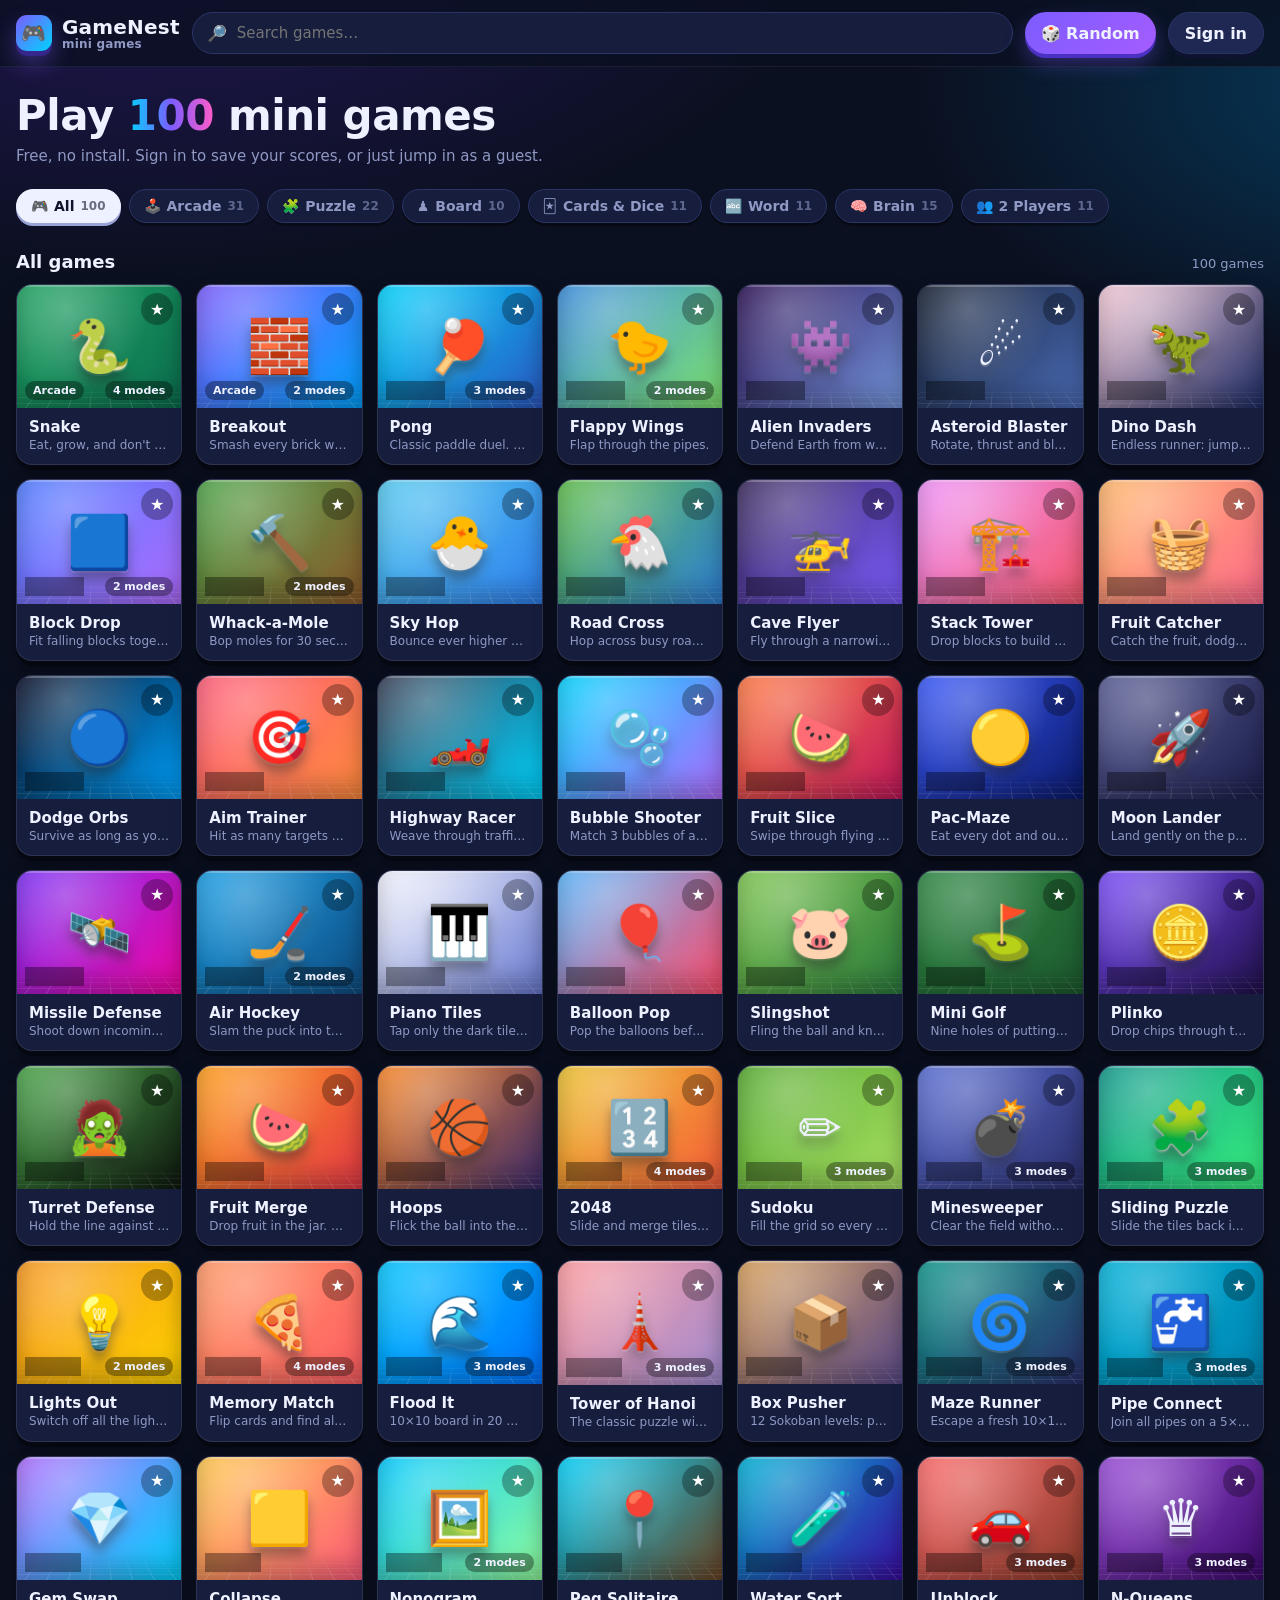
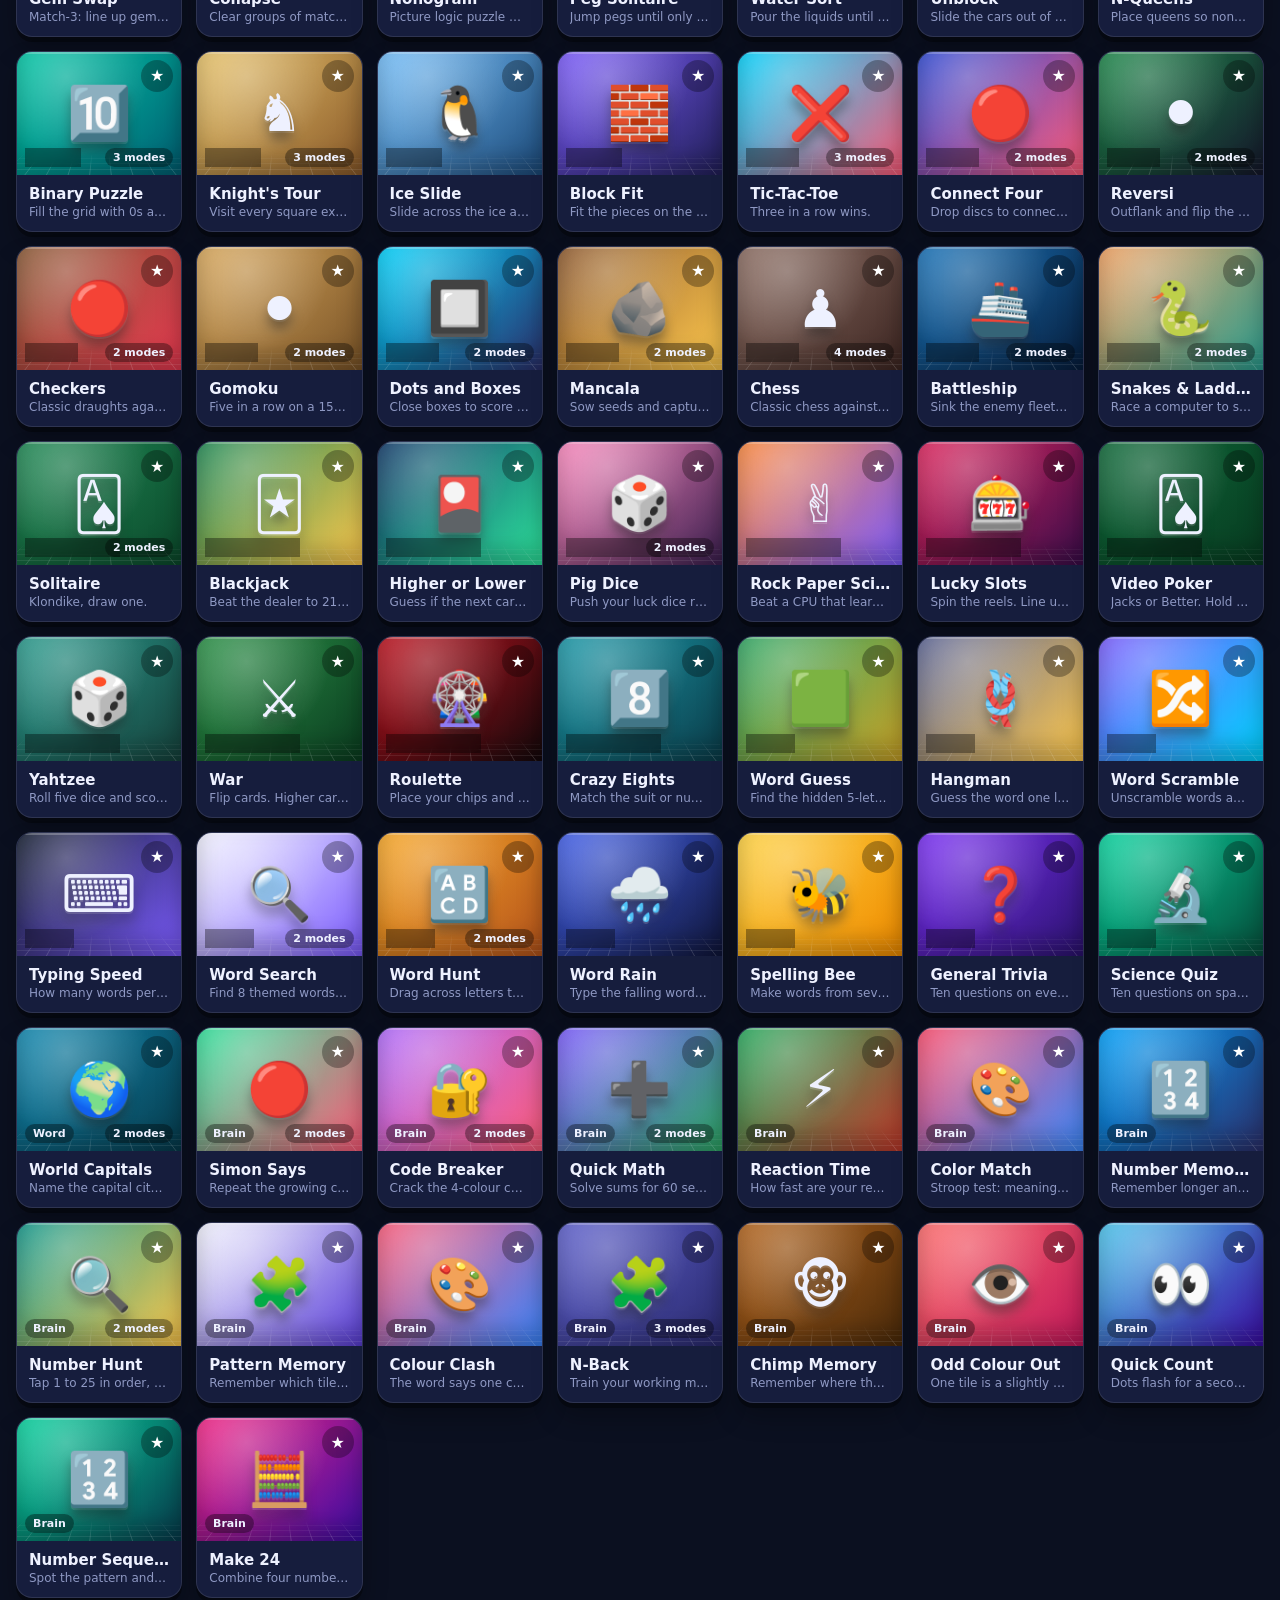
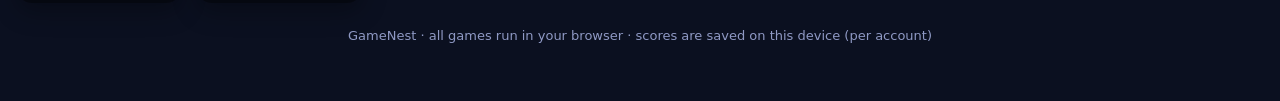
<file: index.html>
<!doctype html>
<html lang="en">
<head>
  <meta charset="utf-8">
  <meta name="viewport" content="width=device-width, initial-scale=1, viewport-fit=cover">
  <meta name="theme-color" content="#0b1020">
  <meta name="description" content="GameNest: a big collection of free mini games that run in your browser on laptop and mobile.">
  <title>GameNest · Mini Games</title>
  <link rel="icon" href="icon.svg" type="image/svg+xml">
  <link rel="manifest" href="manifest.webmanifest">
  <link rel="stylesheet" href="css/style.css">
  <link rel="stylesheet" href="css/fx.css">
</head>
<body>
  <header class="top">
    <div class="top-inner">
      <a class="logo" href="./"><span class="logo-mark">🎮</span><span class="txt">GameNest<small>mini games</small></span></a>
      <label class="search">
        <span aria-hidden="true">🔎</span>
        <input id="q" type="search" placeholder="Search games…" autocomplete="off" aria-label="Search games">
      </label>
      <button class="pill-btn" id="random" title="Play a random game">🎲 <span class="lbl">Random</span></button>
      <div class="user" id="user"></div>
    </div>
  </header>

  <div class="wrap">
    <section class="hero">
      <h1>Play <span id="count">lots of</span> mini games</h1>
      <p>Free, no install. Sign in to save your scores, or just jump in as a guest.</p>
    </section>

    <nav class="chips" id="chips" aria-label="Categories"></nav>

    <section id="recentSec" hidden>
      <div class="section-title"><h2>Continue playing</h2></div>
      <div class="row" id="recent"></div>
    </section>

    <section id="favSec" hidden>
      <div class="section-title"><h2>★ Favorites</h2></div>
      <div class="row" id="favs"></div>
    </section>

    <section>
      <div class="section-title"><h2 id="listTitle">All games</h2><span id="listCount"></span></div>
      <div class="grid" id="grid"></div>
      <div class="empty" id="empty" hidden>No games match your search.</div>
    </section>

    <div class="foot">GameNest · all games run in your browser · scores are saved on this device (per account)</div>
  </div>

  <div class="overlay" id="pick" hidden>
    <div class="modal pick" role="dialog" aria-modal="true" aria-label="Choose a mode">
      <button class="x" id="pickClose" aria-label="Close">✕</button>
      <div id="pickBody"></div>
    </div>
  </div>
  <script src="js/core.js"></script>
  <script src="js/registry.js"></script>
  <script src="js/registry_more.js"></script>
  <script src="js/groups.js"></script>
  <script src="js/peerjs.min.js"></script>
  <script src="js/net.js"></script>
  <script src="js/hub.js"></script>
</body>
</html>
</file>
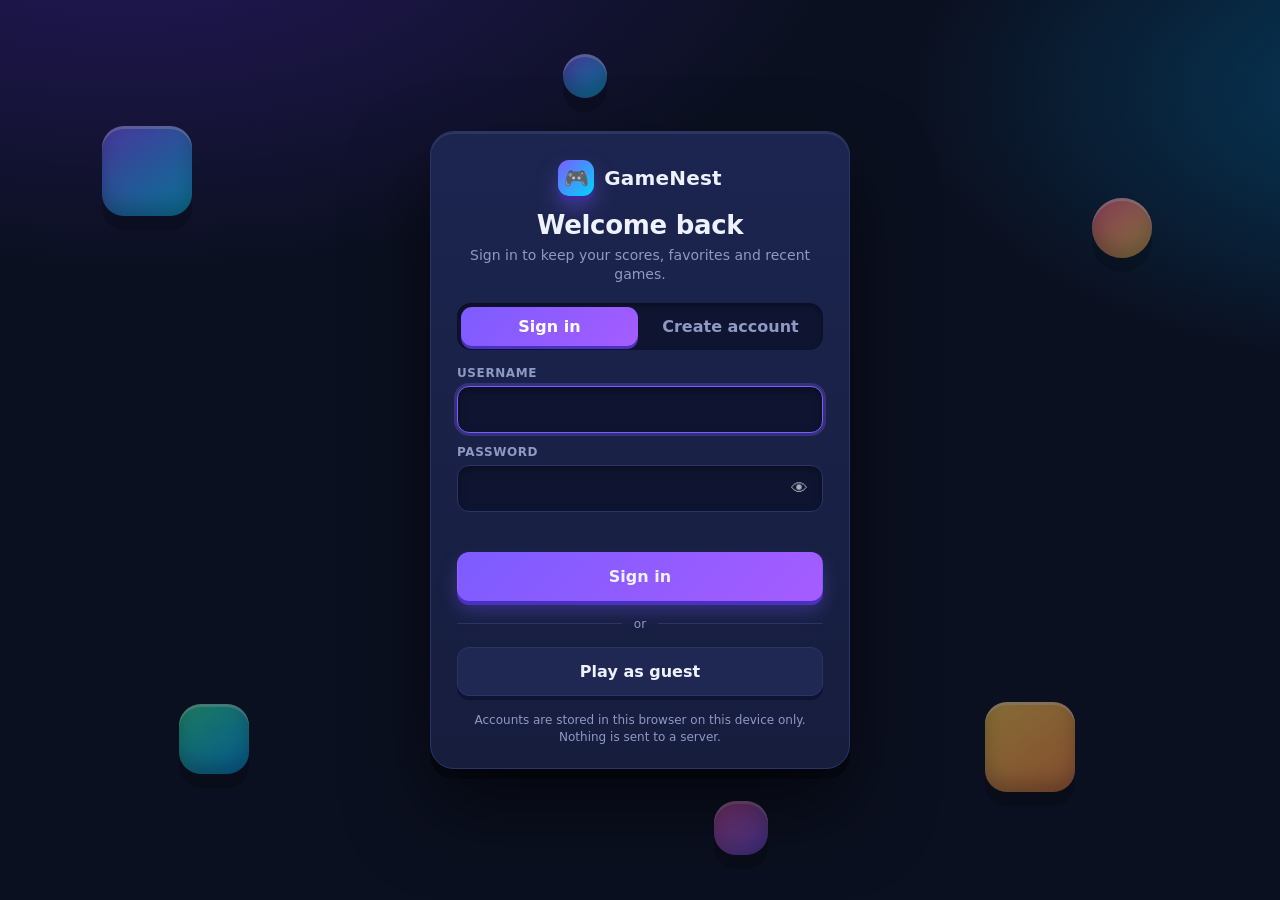
<file: login.html>
<!doctype html>
<html lang="en">
<head>
  <meta charset="utf-8">
  <meta name="viewport" content="width=device-width, initial-scale=1, viewport-fit=cover">
  <meta name="theme-color" content="#0b1020">
  <title>Sign in · GameNest</title>
  <link rel="icon" href="icon.svg" type="image/svg+xml">
  <link rel="stylesheet" href="css/style.css">
  <link rel="stylesheet" href="css/fx.css">
</head>
<body class="auth">
  <div class="auth-bg" aria-hidden="true"><i></i><i></i><i></i><i></i><i></i><i></i></div>
  <main class="auth-card">
    <a class="logo" href="./"><span class="logo-mark">🎮</span><span class="txt">GameNest</span></a>
    <h1 id="title">Welcome back</h1>
    <p class="sub" id="sub">Sign in to keep your scores, favorites and recent games.</p>

    <div class="tabs" role="tablist">
      <button class="tab on" id="tabIn" role="tab" aria-selected="true">Sign in</button>
      <button class="tab" id="tabUp" role="tab" aria-selected="false">Create account</button>
    </div>

    <form id="form" novalidate autocomplete="on">
      <label class="field"><span>Username</span>
        <input id="user" name="username" type="text" autocomplete="username" autocapitalize="none" spellcheck="false" maxlength="20" required>
      </label>
      <label class="field"><span>Password</span>
        <span class="pw">
          <input id="pw" name="password" type="password" autocomplete="current-password" minlength="6" required>
          <button type="button" class="eye" id="eye" aria-label="Show password">👁</button>
        </span>
      </label>
      <label class="field" id="pw2Row" hidden><span>Confirm password</span>
        <input id="pw2" type="password" autocomplete="new-password" minlength="6">
      </label>
      <div class="err" id="err" role="alert"></div>
      <button class="btn primary wide" id="go" type="submit">Sign in</button>
    </form>

    <div class="or"><span>or</span></div>
    <a class="btn wide" id="guest" href="./">Play as guest</a>
    <p class="fine">Accounts are stored in this browser on this device only. Nothing is sent to a server.</p>
  </main>
  <script src="js/core.js"></script>
  <script src="js/login.js"></script>
</body>
</html>
</file>
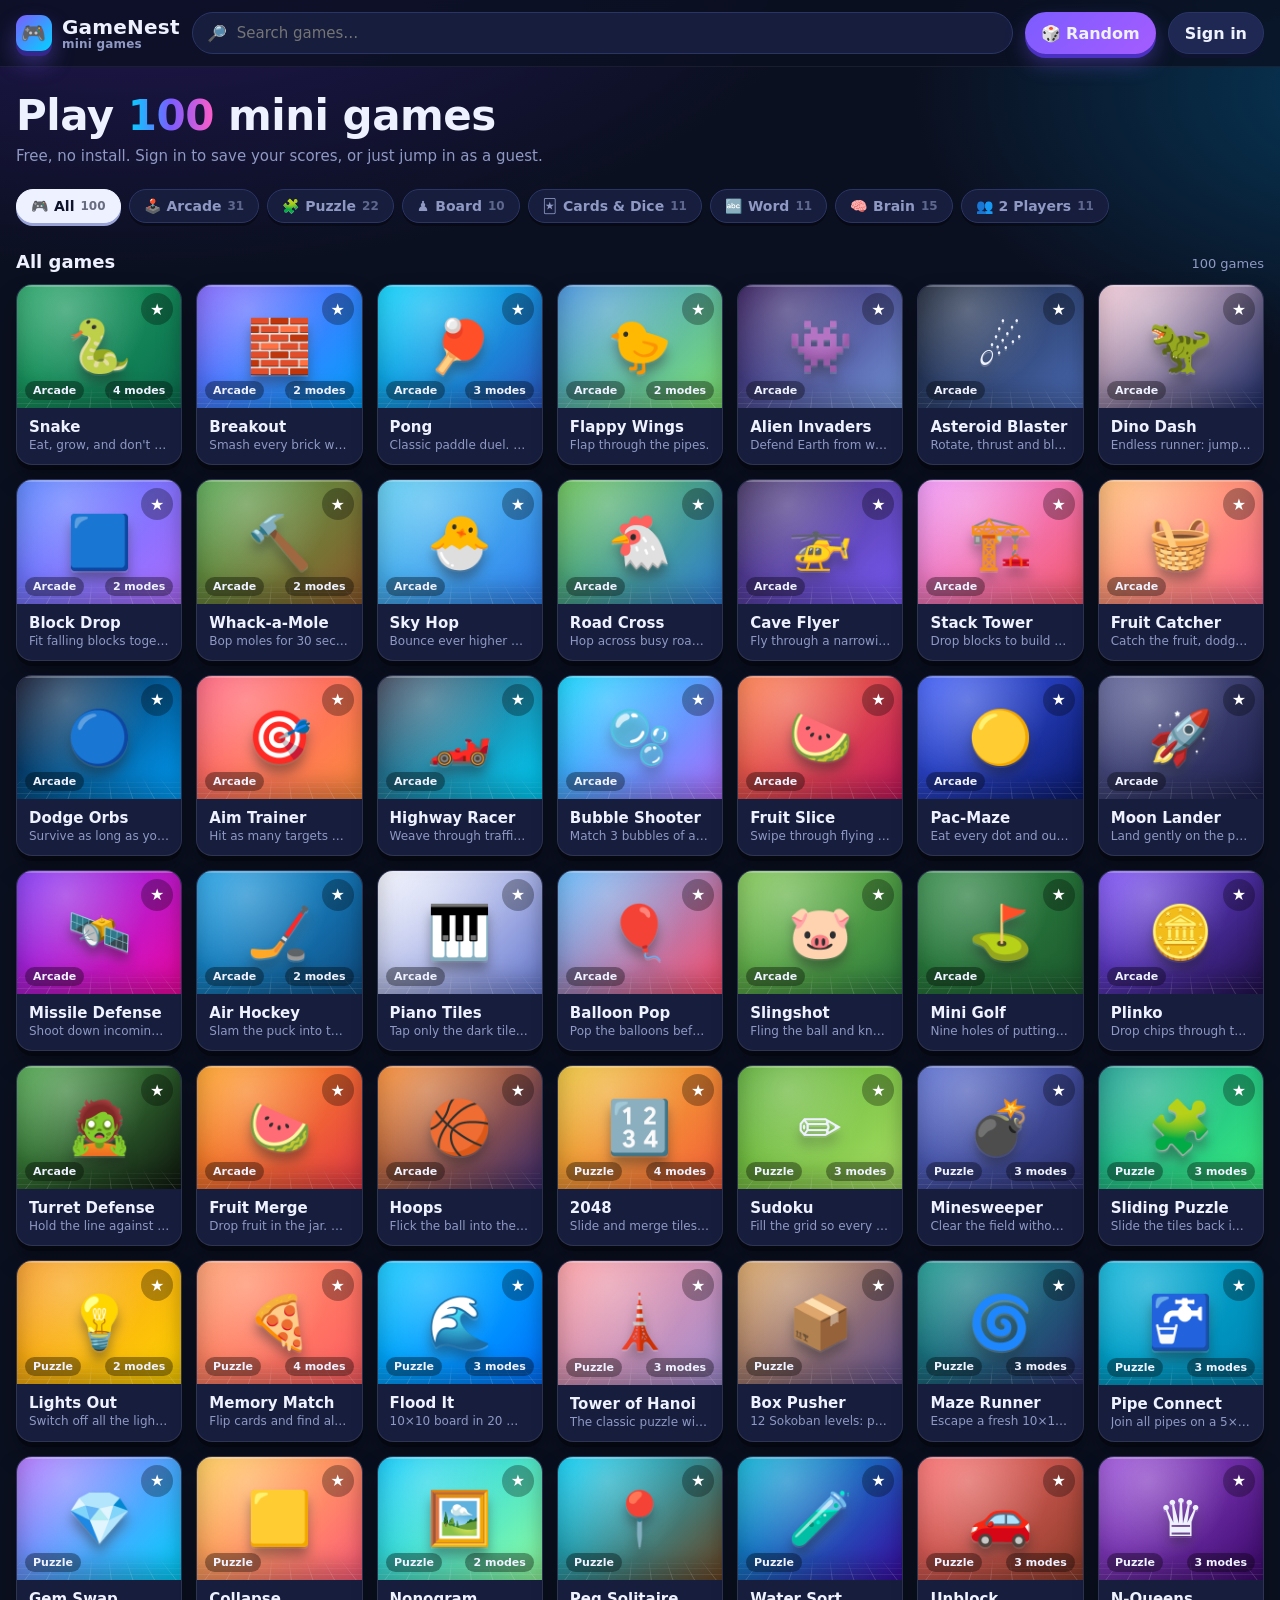
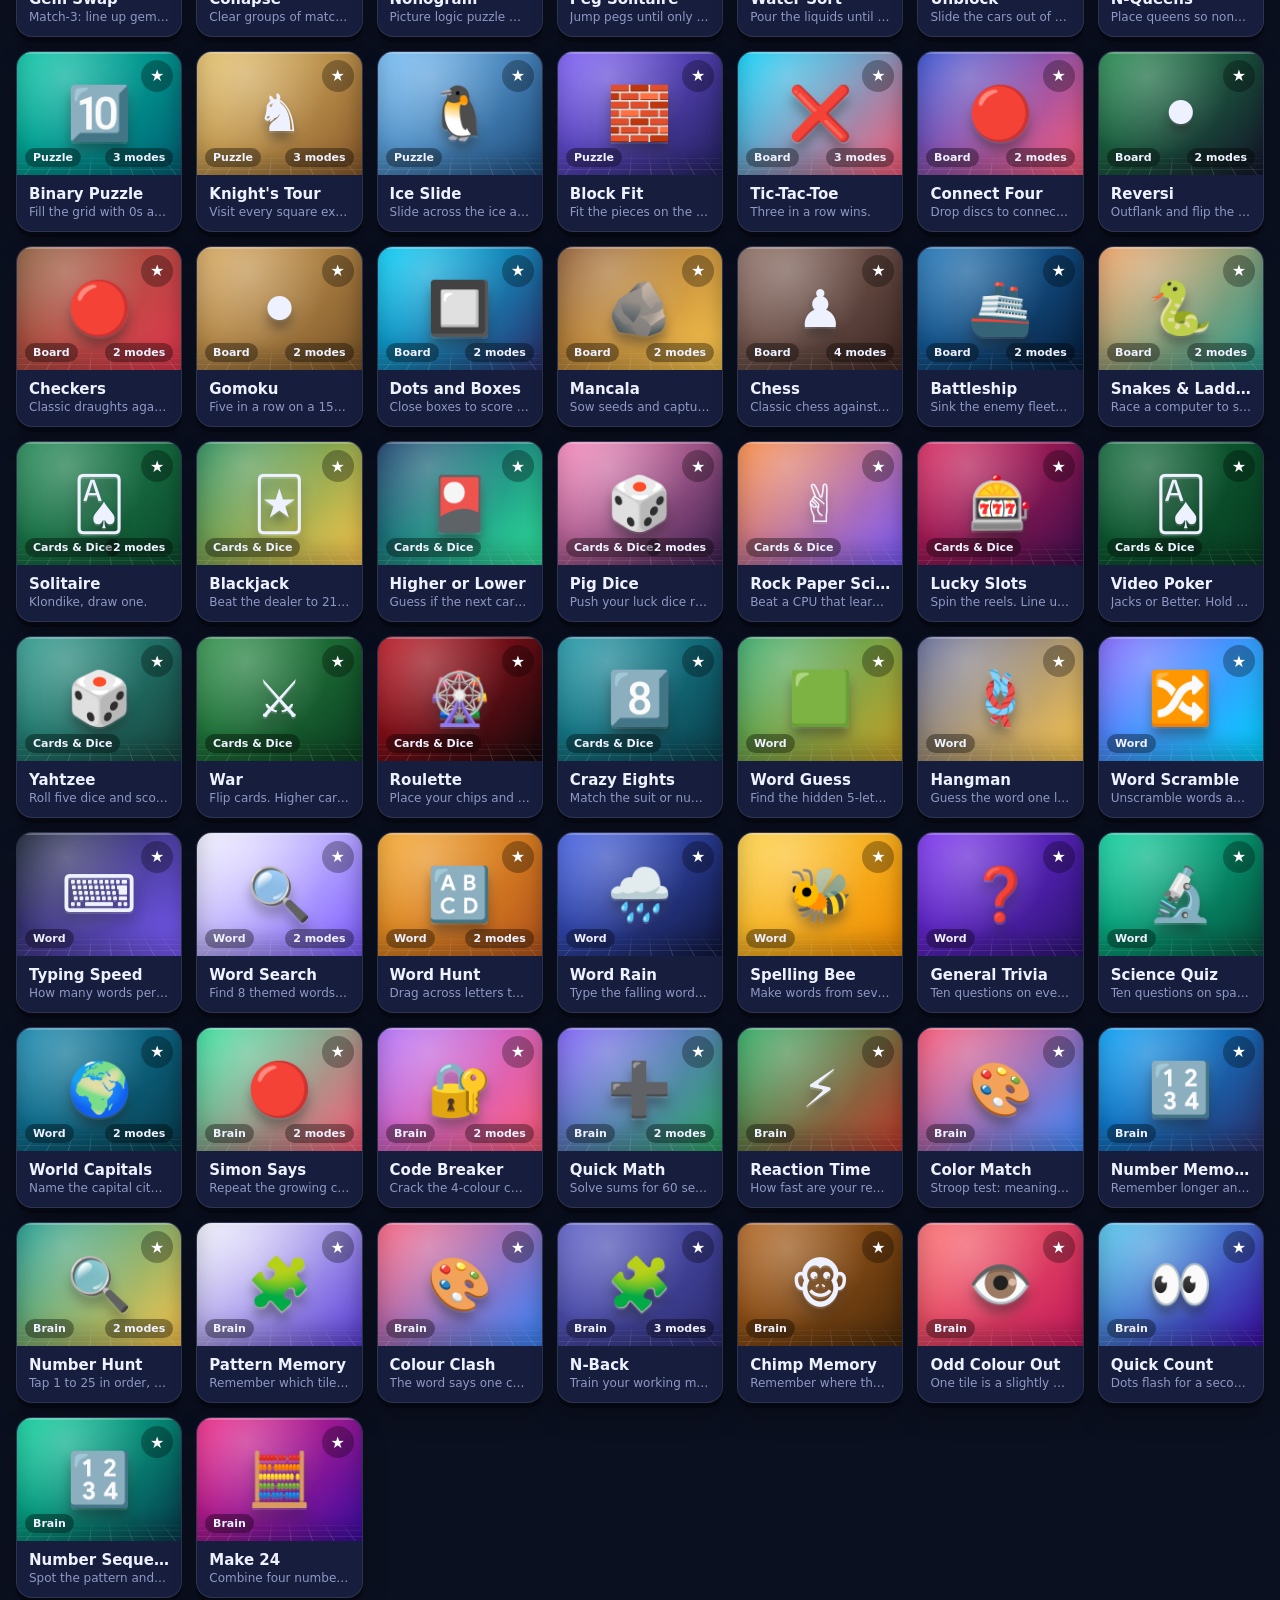
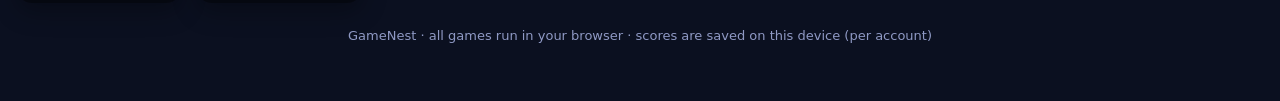
<file: play.html>
<!doctype html>
<html lang="en">
<head>
  <meta charset="utf-8">
  <meta name="viewport" content="width=device-width, initial-scale=1, maximum-scale=1, user-scalable=no, viewport-fit=cover">
  <meta name="theme-color" content="#0b1020">
  <title>Play · GameNest</title>
  <link rel="icon" href="icon.svg" type="image/svg+xml">
  <link rel="manifest" href="manifest.webmanifest">
  <link rel="stylesheet" href="css/style.css">
  <link rel="stylesheet" href="css/fx.css">
</head>
<body class="play">
  <header class="bar">
    <a class="ibtn" href="./" title="All games" aria-label="All games">←</a>
    <div class="gtitle"><span id="gIcon"></span><span class="t" id="gName"></span></div>
    <div class="stats" id="stats">
      <div class="stat" id="scoreBox"><small id="scoreLbl">Score</small><b id="score">0</b></div>
      <div class="stat"><small>Best</small><b id="best">–</b></div>
    </div>
    <button class="ibtn" id="btnPause" title="Pause (Esc)" aria-label="Pause" hidden>⏸</button>
    <button class="ibtn" id="btnRestart" title="Restart" aria-label="Restart">↻</button>
    <button class="ibtn" id="btnHelp" title="How to play" aria-label="How to play">?</button>
    <button class="ibtn" id="btnSound" title="Sound" aria-label="Toggle sound">🔊</button>
    <button class="ibtn" id="btnFs" title="Fullscreen" aria-label="Fullscreen">⛶</button>
    <div class="user" id="user"></div>
  </header>
  <div class="netbar" id="netbar" hidden></div>
  <div class="status" id="status"></div>
  <main class="stage" id="stage"></main>
  <div class="pad" id="pad"></div>
  <div class="overlay" id="overlay" hidden><div class="modal" id="modal" role="dialog" aria-modal="true"></div></div>
  <div class="toast" id="toast"></div>
  <script src="js/core.js"></script>
  <script src="js/registry.js"></script>
  <script src="js/registry_more.js"></script>
  <script src="js/groups.js"></script>
  <script src="js/peerjs.min.js"></script>
  <script src="js/net.js"></script>
  <script src="js/fx3d.js"></script>
  <script src="js/engine.js"></script>
</body>
</html>
</file>
<file: css/style.css>
:root {
  --bg: #0b1020;
  --bg2: #111735;
  --panel: #161d3d;
  --panel2: #1f2852;
  --line: #2a3566;
  --text: #eef1ff;
  --muted: #8f99c4;
  --accent: #7c5cff;
  --accent2: #00d4ff;
  --good: #2ee59d;
  --bad: #ff5c7a;
  --warn: #ffc94d;
  --radius: 16px;
  --font: system-ui, -apple-system, "Segoe UI", Roboto, "Helvetica Neue", Arial, sans-serif;
  color-scheme: dark;
}

* { box-sizing: border-box; }
html, body { margin: 0; padding: 0; }
body {
  background: radial-gradient(1200px 600px at 10% -10%, #24185a 0%, transparent 60%),
              radial-gradient(900px 500px at 110% 10%, #06395a 0%, transparent 55%),
              var(--bg);
  background-attachment: fixed;
  color: var(--text);
  font-family: var(--font);
  -webkit-tap-highlight-color: transparent;
}
button, input { font: inherit; color: inherit; }
button { cursor: pointer; }
a { color: inherit; text-decoration: none; }

/* ---------- Hub ---------- */
.top {
  position: sticky; top: 0; z-index: 10;
  backdrop-filter: blur(14px); -webkit-backdrop-filter: blur(14px);
  background: rgba(11, 16, 32, .78);
  border-bottom: 1px solid rgba(255,255,255,.06);
}
.top-inner {
  max-width: 1280px; margin: 0 auto; padding: 12px 16px;
  display: flex; align-items: center; gap: 12px;
}
.logo { display: flex; align-items: center; gap: 10px; font-weight: 800; font-size: 20px; letter-spacing: .2px; white-space: nowrap; }
.logo-mark {
  width: 36px; height: 36px; border-radius: 11px; display: grid; place-items: center; font-size: 20px;
  background: linear-gradient(135deg, var(--accent), var(--accent2));
  box-shadow: 0 6px 20px rgba(124,92,255,.45);
}
.logo small { color: var(--muted); font-weight: 600; font-size: 12px; display: block; margin-top: -2px; }
.search {
  flex: 1; min-width: 0; display: flex; align-items: center; gap: 8px;
  background: var(--panel); border: 1px solid var(--line); border-radius: 999px; padding: 0 14px; height: 42px;
}
.search input { flex: 1; min-width: 0; background: none; border: 0; outline: none; font-size: 15px; }
.search:focus-within { border-color: var(--accent); box-shadow: 0 0 0 3px rgba(124,92,255,.25); }
.pill-btn {
  height: 42px; padding: 0 16px; border-radius: 999px; border: 0; white-space: nowrap;
  background: linear-gradient(135deg, var(--accent), #a55cff); font-weight: 700;
  box-shadow: 0 6px 18px rgba(124,92,255,.35);
}
.pill-btn:active { transform: scale(.97); }

.wrap { max-width: 1280px; margin: 0 auto; padding: 0 16px 48px; }
.hero { padding: 26px 0 8px; }
.hero h1 { margin: 0; font-size: clamp(26px, 5vw, 42px); line-height: 1.1; letter-spacing: -.5px; }
.hero h1 span { background: linear-gradient(90deg, var(--accent2), var(--accent), #ff5cc8); -webkit-background-clip: text; background-clip: text; color: transparent; }
.hero p { color: var(--muted); margin: 8px 0 0; font-size: 15px; }

.chips { display: flex; gap: 8px; overflow-x: auto; padding: 16px 0 6px; scrollbar-width: none; }
.chips::-webkit-scrollbar { display: none; }
.chip {
  flex: none; border: 1px solid var(--line); background: var(--panel); border-radius: 999px;
  padding: 8px 14px; font-size: 14px; font-weight: 600; color: var(--muted);
  display: flex; align-items: center; gap: 6px;
}
.chip b { font-weight: 600; opacity: .6; font-size: 12px; }
.chip.on { background: var(--text); color: #10142b; border-color: var(--text); }

.section-title { display: flex; align-items: baseline; justify-content: space-between; margin: 22px 0 12px; }
.section-title h2 { margin: 0; font-size: 18px; }
.section-title span { color: var(--muted); font-size: 13px; }

.grid { display: grid; gap: 14px; grid-template-columns: repeat(auto-fill, minmax(160px, 1fr)); }
.row { display: grid; gap: 12px; grid-auto-flow: column; grid-auto-columns: 150px; overflow-x: auto; padding-bottom: 6px; scrollbar-width: thin; }

.card {
  position: relative; display: flex; flex-direction: column; border-radius: var(--radius); overflow: hidden;
  background: var(--panel); border: 1px solid rgba(255,255,255,.06);
  transition: transform .15s ease, box-shadow .15s ease, border-color .15s;
}
.card:hover { transform: translateY(-3px); box-shadow: 0 14px 30px rgba(0,0,0,.4); border-color: rgba(255,255,255,.16); }
.card:active { transform: scale(.98); }
.card .thumb {
  aspect-ratio: 4 / 3; display: grid; place-items: center; font-size: 52px; position: relative;
  background: var(--c1);
  background: linear-gradient(135deg, var(--c1), var(--c2));
}
.card .thumb::after {
  content: ""; position: absolute; inset: 0;
  background: radial-gradient(circle at 30% 20%, rgba(255,255,255,.28), transparent 55%);
}
.card .thumb .emo { filter: drop-shadow(0 6px 10px rgba(0,0,0,.3)); z-index: 1; }
.card .badge {
  position: absolute; left: 8px; bottom: 8px; z-index: 2; font-size: 11px; font-weight: 700;
  background: rgba(0,0,0,.35); padding: 3px 8px; border-radius: 999px; backdrop-filter: blur(4px);
}
.card .meta { padding: 10px 12px 12px; }
.card .name { font-weight: 700; font-size: 15px; white-space: nowrap; overflow: hidden; text-overflow: ellipsis; }
.card .sub { color: var(--muted); font-size: 12px; margin-top: 2px; white-space: nowrap; overflow: hidden; text-overflow: ellipsis; }
.fav {
  position: absolute; right: 8px; top: 8px; z-index: 3; width: 32px; height: 32px; border-radius: 50%; border: 0;
  background: rgba(0,0,0,.3); font-size: 16px; display: grid; place-items: center; color: #fff;
}
.fav.on { color: var(--warn); }
.empty { color: var(--muted); padding: 40px 0; text-align: center; }
.foot { color: var(--muted); text-align: center; font-size: 13px; padding: 30px 0 10px; }

@media (max-width: 560px) {
  .logo small { display: none; }
  .logo .txt { display: none; }
  .pill-btn { padding: 0 14px; }
  .pill-btn .lbl { display: none; }
  .grid { grid-template-columns: repeat(auto-fill, minmax(140px, 1fr)); gap: 10px; }
  .card .thumb { font-size: 44px; }
}

/* ---------- Player ---------- */
body.play {
  height: 100vh; height: 100dvh; overflow: hidden; display: flex; flex-direction: column;
  overscroll-behavior: none; user-select: none; -webkit-user-select: none;
}
.bar {
  flex: none; display: flex; align-items: center; gap: 8px; padding: 8px 10px;
  padding-top: max(8px, env(safe-area-inset-top));
  background: rgba(11,16,32,.85); border-bottom: 1px solid rgba(255,255,255,.06);
}
.ibtn {
  width: 38px; height: 38px; flex: none; border-radius: 11px; border: 1px solid var(--line);
  background: var(--panel); display: grid; place-items: center; font-size: 17px; line-height: 1;
}
.ibtn:active { transform: scale(.94); }
.ibtn[hidden] { display: none; }
.gtitle { flex: 1; min-width: 0; display: flex; align-items: center; gap: 8px; font-weight: 800; }
.gtitle .t { white-space: nowrap; overflow: hidden; text-overflow: ellipsis; }
.stats { display: flex; gap: 6px; }
.stat { background: var(--panel); border: 1px solid var(--line); border-radius: 10px; padding: 3px 10px; text-align: center; min-width: 58px; }
.stat small { display: block; color: var(--muted); font-size: 10px; text-transform: uppercase; letter-spacing: .6px; }
.stat b { font-size: 15px; font-variant-numeric: tabular-nums; }
.status { flex: none; text-align: center; color: var(--muted); font-size: 14px; min-height: 0; padding: 0 10px; }
.status:not(:empty) { padding: 6px 10px; }
.stage {
  flex: 1; min-height: 0; position: relative; display: flex; align-items: center; justify-content: center;
  padding: 10px; touch-action: none; overflow: hidden;
}
.stage > canvas { display: block; border-radius: 12px; box-shadow: 0 10px 40px rgba(0,0,0,.45); touch-action: none; }
.pad {
  flex: none; display: none; justify-content: space-between; align-items: center; gap: 16px;
  padding: 8px 16px; padding-bottom: max(10px, env(safe-area-inset-bottom));
}
.pad.show { display: flex; }
.pad .grp { display: flex; gap: 10px; align-items: center; }
.pad .dpad { display: grid; grid-template-columns: repeat(3, 54px); grid-template-rows: repeat(3, 54px); gap: 4px; }
.pbtn {
  width: 64px; height: 64px; border-radius: 18px; border: 1px solid var(--line); background: var(--panel2);
  font-size: 24px; display: grid; place-items: center; touch-action: none; user-select: none; -webkit-user-select: none;
}
.dpad .pbtn { width: 54px; height: 54px; border-radius: 14px; }
.pbtn.down { background: var(--accent); transform: scale(.95); }
.pbtn.big { width: 76px; height: 76px; border-radius: 50%; background: linear-gradient(135deg, var(--accent), #a55cff); }

.overlay {
  position: fixed; inset: 0; z-index: 50; display: grid; place-items: center; padding: 20px;
  background: rgba(6, 9, 20, .72); backdrop-filter: blur(6px); -webkit-backdrop-filter: blur(6px);
}
.overlay[hidden] { display: none; }
.modal {
  width: min(420px, 100%); max-height: 100%; overflow: auto; background: var(--panel); border: 1px solid var(--line);
  border-radius: 22px; padding: 24px; text-align: center; box-shadow: 0 30px 80px rgba(0,0,0,.6);
  animation: pop .22s ease-out;
}
@keyframes pop { from { transform: scale(.92); opacity: 0; } to { transform: none; opacity: 1; } }
.modal .big-emo { font-size: 60px; line-height: 1; }
.modal h2 { margin: 10px 0 6px; font-size: 24px; }
.modal p { color: var(--muted); margin: 6px 0; line-height: 1.45; font-size: 15px; }
.modal .how { text-align: left; background: var(--bg2); border-radius: 12px; padding: 12px 14px; margin: 14px 0; font-size: 14px; color: #c9cff0; line-height: 1.5; }
.modal .scoreline { font-size: 34px; font-weight: 800; margin: 8px 0; }
.modal .btns { display: flex; gap: 10px; justify-content: center; margin-top: 16px; flex-wrap: wrap; }
.btn {
  border: 0; border-radius: 12px; padding: 12px 20px; font-weight: 700; font-size: 15px;
  background: var(--panel2); border: 1px solid var(--line);
}
.btn.primary { background: linear-gradient(135deg, var(--accent), #a55cff); border-color: transparent; }
.btn:active { transform: scale(.97); }
.toast {
  position: fixed; left: 50%; top: calc(env(safe-area-inset-top) + 104px); transform: translateX(-50%); z-index: 60; pointer-events: none;
  background: var(--text); color: #10142b; padding: 8px 16px; border-radius: 999px; font-weight: 700; font-size: 14px;
  opacity: 0; transition: opacity .2s;
}
.toast.show { opacity: 1; }

@media (max-width: 480px) {
  .bar { gap: 5px; padding-left: 8px; padding-right: 8px; }
  .ibtn { width: 33px; height: 34px; font-size: 15px; border-radius: 10px; }
  .gtitle .t { display: none; }
  .stats { gap: 4px; }
  .stat { min-width: 46px; padding: 2px 6px; }
  .stat b { font-size: 14px; }
}

/* DOM-based game helpers */
.gui { display: flex; flex-direction: column; align-items: center; gap: 14px; width: 100%; max-width: 560px; max-height: 100%; overflow: auto; padding: 4px; touch-action: manipulation; }
.gui .big { font-size: clamp(28px, 7vw, 48px); font-weight: 800; text-align: center; }
.gui .muted { color: var(--muted); text-align: center; }
.gui .row-btns { display: flex; gap: 10px; flex-wrap: wrap; justify-content: center; }
.gui input[type=text], .gui input[type=number] {
  background: var(--bg2); border: 1px solid var(--line); border-radius: 12px; padding: 12px 14px; font-size: 20px;
  text-align: center; outline: none; width: 100%; max-width: 360px; user-select: text; -webkit-user-select: text;
}
.gui input:focus { border-color: var(--accent); }
.kbd { display: flex; flex-direction: column; gap: 6px; width: 100%; max-width: 520px; }
.kbd .kr { display: flex; gap: 5px; justify-content: center; }
.kbd button {
  flex: 1; max-width: 44px; height: 52px; border: 0; border-radius: 8px; background: #3a4475; font-weight: 700; font-size: 15px; padding: 0;
}
.kbd button.wide { max-width: 70px; flex: 1.6; font-size: 12px; }
.kbd button.g { background: #2fa866; } .kbd button.y { background: #c9a227; } .kbd button.x { background: #222a4d; color: #6b74a0; }
</file>
<file: css/fx.css>
/* ---------- 2.5D polish (loaded after style.css) ---------- */
.logo-mark { box-shadow: 0 5px 0 rgba(60,40,160,.7), 0 12px 22px rgba(124,92,255,.4); }
.pill-btn { box-shadow: 0 4px 0 #4a31c4, 0 10px 20px rgba(124,92,255,.35); transition: transform .1s, box-shadow .1s; }
.pill-btn:active { transform: translateY(3px); box-shadow: 0 1px 0 #4a31c4, 0 4px 10px rgba(124,92,255,.3); }
.pill-btn.ghost { display: inline-flex; align-items: center; background: var(--panel2); border: 1px solid var(--line); box-shadow: 0 4px 0 #0e1330; }
.chip { box-shadow: 0 3px 0 rgba(0,0,0,.35); transition: transform .1s, box-shadow .1s; }
.chip:active { transform: translateY(2px); box-shadow: 0 1px 0 rgba(0,0,0,.35); }
.chip.on { box-shadow: 0 3px 0 #9aa3d6; }

.grid, .row { perspective: 900px; }
.row { padding-top: 6px; padding-bottom: 14px; }
.card {
  transform-style: preserve-3d; border-color: rgba(255,255,255,.1);
  box-shadow: 0 5px 0 rgba(0,0,0,.35), 0 14px 24px rgba(0,0,0,.28);
  transition: transform .2s ease, box-shadow .2s ease, border-color .2s;
}
.card:hover { transform: translateY(-6px) rotateX(5deg) rotateY(-3deg); box-shadow: 0 11px 0 rgba(0,0,0,.35), 0 26px 36px rgba(0,0,0,.4); }
.card:active { transform: translateY(2px) scale(.98); box-shadow: 0 2px 0 rgba(0,0,0,.35); }
.card .thumb { box-shadow: inset 0 -14px 24px rgba(0,0,0,.28), inset 0 2px 0 rgba(255,255,255,.25); overflow: hidden; }
/* tilted floor grid under the icon */
.card .thumb::before {
  content: ""; position: absolute; left: -10%; right: -10%; bottom: -2px; height: 46%;
  background:
    repeating-linear-gradient(90deg, rgba(255,255,255,.16) 0 1px, transparent 1px 22px),
    repeating-linear-gradient(0deg, rgba(255,255,255,.16) 0 1px, transparent 1px 14px);
  transform: perspective(160px) rotateX(58deg); transform-origin: bottom;
  -webkit-mask-image: linear-gradient(to top, #000 10%, transparent); mask-image: linear-gradient(to top, #000 10%, transparent);
}
.card .thumb .emo { transition: transform .25s ease; filter: drop-shadow(0 10px 6px rgba(0,0,0,.35)) drop-shadow(0 2px 0 rgba(255,255,255,.2)); }
.card:hover .thumb .emo { transform: translateY(-5px) scale(1.12) rotate(-4deg); }

.btn { box-shadow: 0 4px 0 #0e1330; transition: transform .08s, box-shadow .08s; }
.btn:active { transform: translateY(3px); box-shadow: 0 1px 0 #0e1330; }
.btn.primary { box-shadow: 0 4px 0 #4a31c4, 0 10px 18px rgba(124,92,255,.3); }
.btn.primary:active { box-shadow: 0 1px 0 #4a31c4; }
.ibtn { box-shadow: 0 3px 0 rgba(0,0,0,.4); }
.ibtn:active { transform: translateY(2px); box-shadow: 0 1px 0 rgba(0,0,0,.4); }
.stat { box-shadow: inset 0 2px 6px rgba(0,0,0,.35); background: #0f1531; }
.pbtn { box-shadow: 0 5px 0 rgba(0,0,0,.45); }
.pbtn.down { transform: translateY(4px); box-shadow: 0 1px 0 rgba(0,0,0,.45); }
.pbtn.big { box-shadow: 0 6px 0 #4a31c4; }
.modal { box-shadow: 0 8px 0 rgba(0,0,0,.35), 0 30px 80px rgba(0,0,0,.6); background: linear-gradient(180deg, #1c2550, var(--panel)); }

/* the stage is a lit "table" the canvas sits on, with a receding floor */
.stage {
  background:
    radial-gradient(ellipse 70% 55% at 50% 40%, rgba(124,92,255,.16), transparent 70%),
    linear-gradient(180deg, transparent 55%, rgba(0,0,0,.35));
}
.stage::before {
  content: ""; position: absolute; left: -20%; right: -20%; bottom: 0; height: 55%; pointer-events: none;
  background:
    repeating-linear-gradient(90deg, rgba(150,175,255,.09) 0 1px, transparent 1px 60px),
    repeating-linear-gradient(0deg, rgba(150,175,255,.09) 0 1px, transparent 1px 38px);
  transform: perspective(500px) rotateX(62deg); transform-origin: bottom;
  -webkit-mask-image: linear-gradient(to top, #000, transparent); mask-image: linear-gradient(to top, #000, transparent);
}
.stage > canvas {
  position: relative; border-radius: 14px;
  box-shadow: 0 0 0 3px #232d63, 0 0 0 5px rgba(255,255,255,.07), 0 10px 0 #0a0f26, 0 28px 50px rgba(0,0,0,.55);
}

/* ---------- user chip ---------- */
.user { position: relative; flex: none; }
.avatar {
  width: 38px; height: 38px; border-radius: 50%; border: 2px solid rgba(255,255,255,.35); font-weight: 800; font-size: 16px;
  background: linear-gradient(145deg, hsl(var(--h) 80% 62%), hsl(calc(var(--h) + 40) 70% 38%));
  box-shadow: 0 3px 0 rgba(0,0,0,.4); color: #fff;
}
.avatar:active { transform: translateY(2px); }
.umenu {
  position: absolute; right: 0; top: calc(100% + 10px); z-index: 40; width: 220px; padding: 14px; border-radius: 16px; text-align: left;
  background: var(--panel2); border: 1px solid var(--line); box-shadow: 0 6px 0 rgba(0,0,0,.35), 0 20px 40px rgba(0,0,0,.5);
}
.umenu[hidden] { display: none; }
.umenu .un { font-weight: 800; font-size: 16px; overflow: hidden; text-overflow: ellipsis; white-space: nowrap; }
.umenu .us { color: var(--muted); font-size: 12px; margin: 2px 0 12px; }
.umenu .btn { width: 100%; padding: 10px; }
body.play .user .pill-btn { height: 34px; padding: 0 12px; font-size: 13px; }
body.play .avatar { width: 34px; height: 34px; font-size: 14px; }

/* ---------- login / register ---------- */
body.auth { min-height: 100vh; min-height: 100dvh; display: grid; place-items: center; padding: 20px; overflow-x: hidden; }
.auth-bg { position: fixed; inset: 0; pointer-events: none; overflow: hidden; perspective: 800px; }
.auth-bg i {
  position: absolute; width: 90px; height: 90px; border-radius: 22px; opacity: .5;
  background: linear-gradient(145deg, var(--accent), var(--accent2));
  box-shadow: 0 14px 0 rgba(0,0,0,.35), inset 0 3px 0 rgba(255,255,255,.4), inset 0 -10px 18px rgba(0,0,0,.25);
  animation: floaty 9s ease-in-out infinite;
}
.auth-bg i:nth-child(1) { left: 8%; top: 14%; }
.auth-bg i:nth-child(2) { right: 10%; top: 22%; width: 60px; height: 60px; border-radius: 50%; background: linear-gradient(145deg, #ff5c7a, #ffc94d); animation-delay: -2s; }
.auth-bg i:nth-child(3) { left: 14%; bottom: 14%; width: 70px; height: 70px; background: linear-gradient(145deg, #2ee59d, #00a2ff); animation-delay: -4s; }
.auth-bg i:nth-child(4) { right: 16%; bottom: 12%; background: linear-gradient(145deg, #ffc94d, #ff8a3d); animation-delay: -6s; }
.auth-bg i:nth-child(5) { left: 44%; top: 6%; width: 44px; height: 44px; border-radius: 50%; animation-delay: -1s; }
.auth-bg i:nth-child(6) { right: 40%; bottom: 5%; width: 54px; height: 54px; background: linear-gradient(145deg, #ff5cc8, #7c5cff); animation-delay: -5s; }
@keyframes floaty {
  0%, 100% { transform: translateY(0) rotateX(18deg) rotateY(-24deg) rotateZ(0); }
  50% { transform: translateY(-26px) rotateX(-12deg) rotateY(24deg) rotateZ(8deg); }
}
@media (prefers-reduced-motion: reduce) { .auth-bg i { animation: none; } }

.auth-card {
  position: relative; width: min(420px, 100%); padding: 28px 26px 22px; border-radius: 24px; text-align: center;
  background: linear-gradient(180deg, #1c2550, var(--panel)); border: 1px solid var(--line);
  box-shadow: 0 10px 0 rgba(0,0,0,.35), 0 40px 80px rgba(0,0,0,.55), inset 0 2px 0 rgba(255,255,255,.08);
}
.auth-card .logo { justify-content: center; margin-bottom: 14px; }
.auth-card h1 { margin: 0; font-size: 26px; letter-spacing: -.3px; }
.auth-card .sub { color: var(--muted); margin: 6px 0 18px; font-size: 14px; line-height: 1.4; }
.tabs { display: grid; grid-template-columns: 1fr 1fr; gap: 4px; padding: 4px; border-radius: 14px; background: #0f1531; box-shadow: inset 0 2px 6px rgba(0,0,0,.4); margin-bottom: 16px; }
.tab { border: 0; background: none; padding: 10px; border-radius: 11px; font-weight: 700; color: var(--muted); }
.tab.on { color: #fff; background: linear-gradient(135deg, var(--accent), #a55cff); box-shadow: 0 3px 0 #4a31c4; }
.field { display: block; text-align: left; margin-bottom: 12px; }
.field > span:first-child { display: block; font-size: 12px; font-weight: 700; color: var(--muted); margin-bottom: 6px; text-transform: uppercase; letter-spacing: .6px; }
.field[hidden] { display: none; }
.auth-card input {
  width: 100%; background: #0f1531; border: 1px solid var(--line); border-radius: 12px; padding: 13px 14px; font-size: 16px; outline: none;
  box-shadow: inset 0 3px 8px rgba(0,0,0,.35);
}
.auth-card input:focus { border-color: var(--accent); box-shadow: inset 0 3px 8px rgba(0,0,0,.35), 0 0 0 3px rgba(124,92,255,.28); }
.pw { position: relative; display: block; }
.pw input { padding-right: 46px; }
.eye { position: absolute; right: 6px; top: 50%; transform: translateY(-50%); width: 36px; height: 36px; border: 0; background: none; font-size: 17px; opacity: .7; }
.err { min-height: 20px; color: var(--bad); font-size: 13px; font-weight: 600; margin: 0 0 8px; text-align: left; }
.btn.wide { display: block; width: 100%; padding: 14px; text-align: center; font-size: 16px; }
.btn[disabled] { opacity: .6; pointer-events: none; }
.or { display: flex; align-items: center; gap: 12px; color: var(--muted); font-size: 12px; margin: 16px 0; }
.or::before, .or::after { content: ""; flex: 1; height: 1px; background: var(--line); }
.fine { color: var(--muted); font-size: 12px; margin: 16px 0 0; line-height: 1.45; }

@media (max-width: 480px) {
  body.play #btnFs { display: none; }
  body.play .user .pill-btn { height: 32px; padding: 0 9px; font-size: 12px; }
  body.play .avatar { width: 32px; height: 32px; }
  .umenu { right: -4px; }
  .auth-card { padding: 22px 18px 18px; }
}

/* ---------- mode picker ---------- */
.modal.pick { position: relative; text-align: left; padding: 0; overflow: hidden; width: min(440px, 100%); }
.modal.pick .x { position: absolute; right: 10px; top: 10px; z-index: 2; width: 34px; height: 34px; border-radius: 50%; border: 0; background: rgba(0,0,0,.35); color: #fff; font-size: 14px; }
.pick-head { display: flex; align-items: center; gap: 14px; padding: 22px 54px 18px 20px; background: linear-gradient(135deg, var(--c1), var(--c2)); box-shadow: inset 0 -16px 24px rgba(0,0,0,.25); }
.pick-head .pe { font-size: 52px; line-height: 1; filter: drop-shadow(0 8px 5px rgba(0,0,0,.35)); }
.pick-head h2 { margin: 0; font-size: 24px; }
.pick-head p { margin: 4px 0 0; color: rgba(255,255,255,.85); font-size: 13px; line-height: 1.35; }
.pick-lbl { padding: 16px 20px 6px; color: var(--muted); font-size: 12px; font-weight: 700; text-transform: uppercase; letter-spacing: .7px; }
.pick-list { display: grid; gap: 10px; padding: 6px 16px 20px; max-height: 55vh; overflow: auto; }
.vopt {
  display: flex; align-items: center; gap: 10px; padding: 14px 16px; border-radius: 14px; background: var(--panel2); border: 1px solid var(--line);
  box-shadow: 0 4px 0 #0e1330; transition: transform .08s, box-shadow .08s, border-color .15s; font-weight: 700;
}
.vopt:hover, .vopt:focus-visible { border-color: var(--accent); outline: none; }
.vopt:active { transform: translateY(3px); box-shadow: 0 1px 0 #0e1330; }
.vopt .vn { flex: 1; }
.vopt .vb { color: var(--muted); font-size: 12px; font-weight: 600; }
.vopt .go { width: 30px; height: 30px; border-radius: 50%; display: grid; place-items: center; font-size: 12px; background: linear-gradient(135deg, var(--accent), #a55cff); box-shadow: 0 2px 0 #4a31c4; }
.card .modes { position: absolute; right: 8px; bottom: 8px; z-index: 2; font-size: 11px; font-weight: 700; background: rgba(0,0,0,.35); padding: 3px 8px; border-radius: 999px; }
.var-row { display: flex; flex-wrap: wrap; gap: 6px; justify-content: center; margin: 10px 0 2px; }
.var-row a { padding: 5px 11px; border-radius: 999px; font-size: 12px; font-weight: 700; background: var(--bg2); border: 1px solid var(--line); color: var(--muted); }
.var-row a.on { background: var(--text); color: #10142b; border-color: var(--text); }

/* ---------- online play ---------- */
.vopt.online { background: linear-gradient(135deg, #2b3a9e, #6a3fd1); border-color: rgba(255,255,255,.25); }
.vopt.online .vb { color: rgba(255,255,255,.75); }
.netbar { flex: none; text-align: center; font-size: 13px; padding: 5px 10px; color: var(--muted); background: rgba(124,92,255,.12); border-bottom: 1px solid rgba(255,255,255,.06); }
.netbar[hidden] { display: none; }
.netbar b { color: var(--text); }
.netbar .yt { color: var(--good); font-weight: 800; }
.net-md { text-align: center; }
.net-md .lob-lbl { text-align: left; font-size: 12px; font-weight: 700; color: var(--muted); text-transform: uppercase; letter-spacing: .6px; margin: 14px 0 6px; }
.net-md .lob-row { display: flex; gap: 8px; }
.net-md .lob-in { flex: 1; min-width: 0; background: var(--bg2); border: 1px solid var(--line); border-radius: 12px; padding: 11px 12px; font-size: 14px; outline: none; color: var(--text); user-select: text; -webkit-user-select: text; }
.net-md .lob-in:focus { border-color: var(--accent); }
.net-md .lob-note { font-size: 12px; margin-top: 12px; }
.net-md .btn[disabled] { opacity: .5; pointer-events: none; }
</file>
